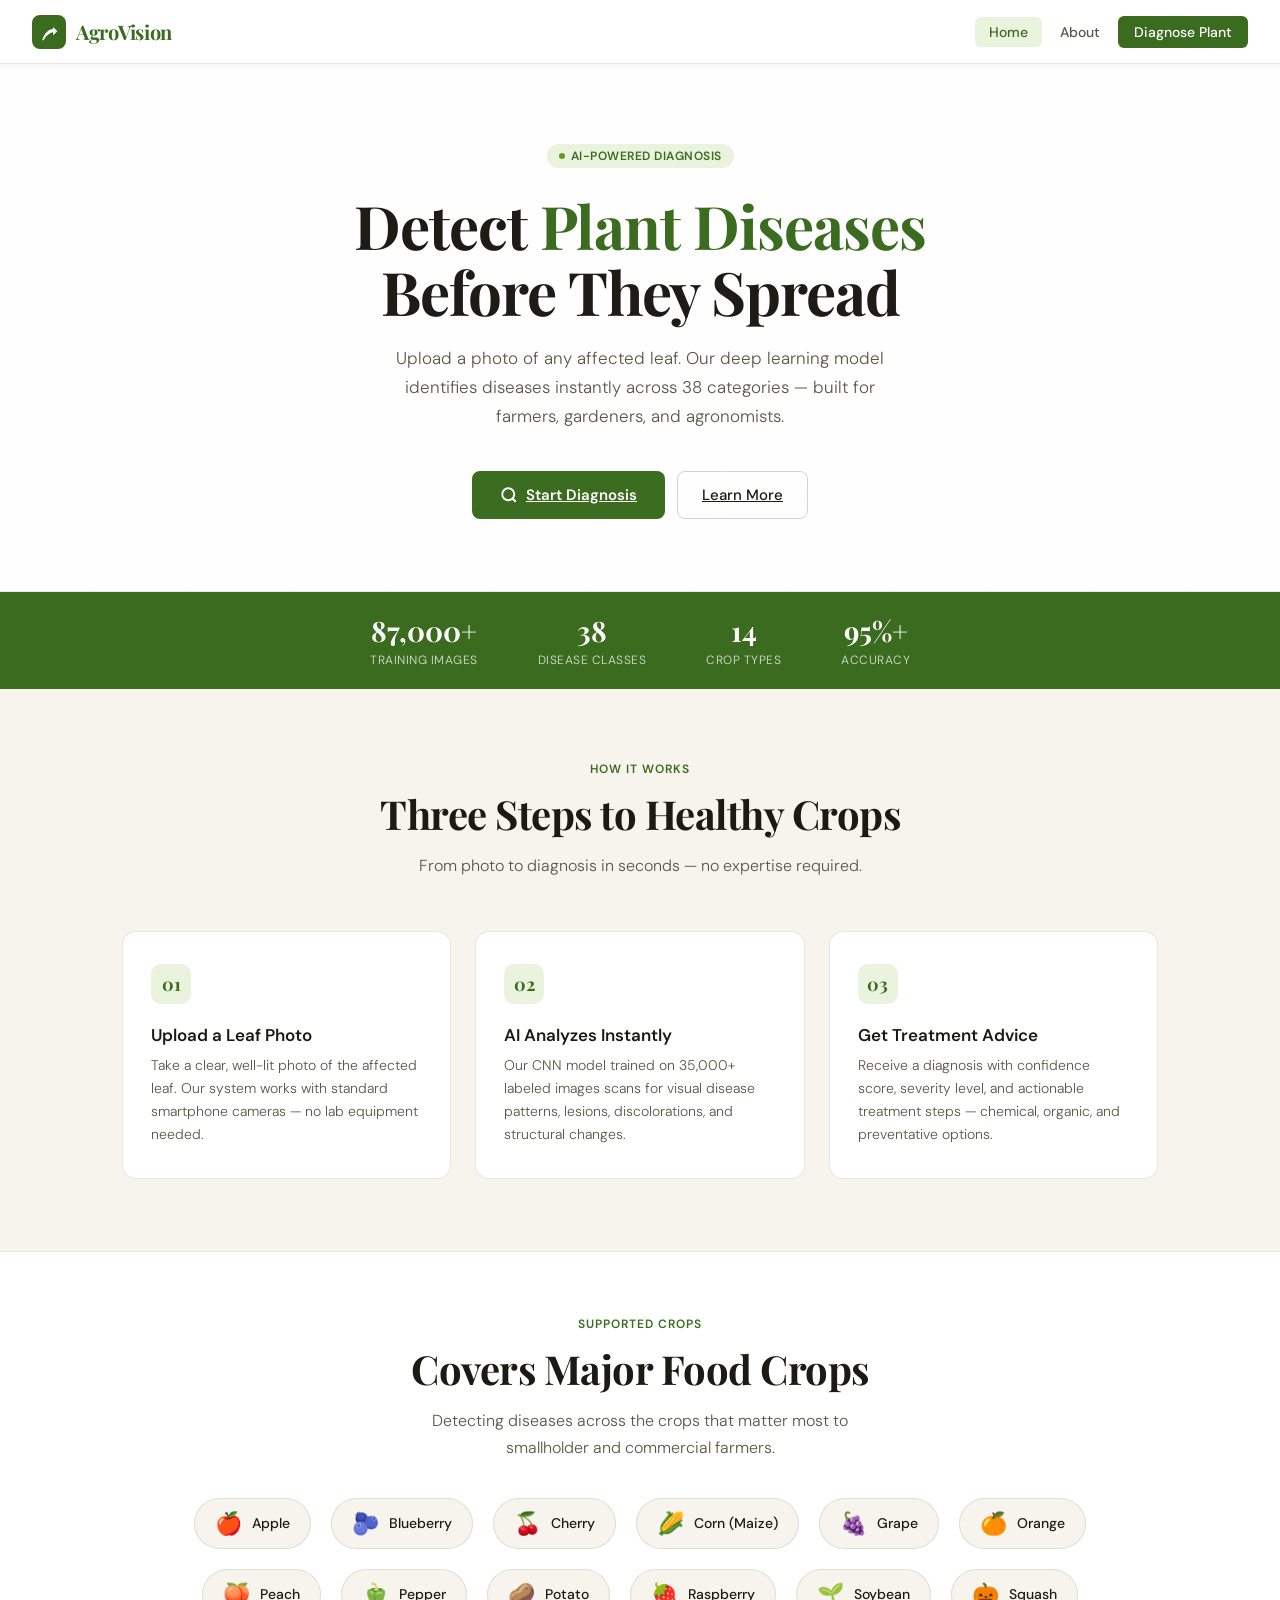
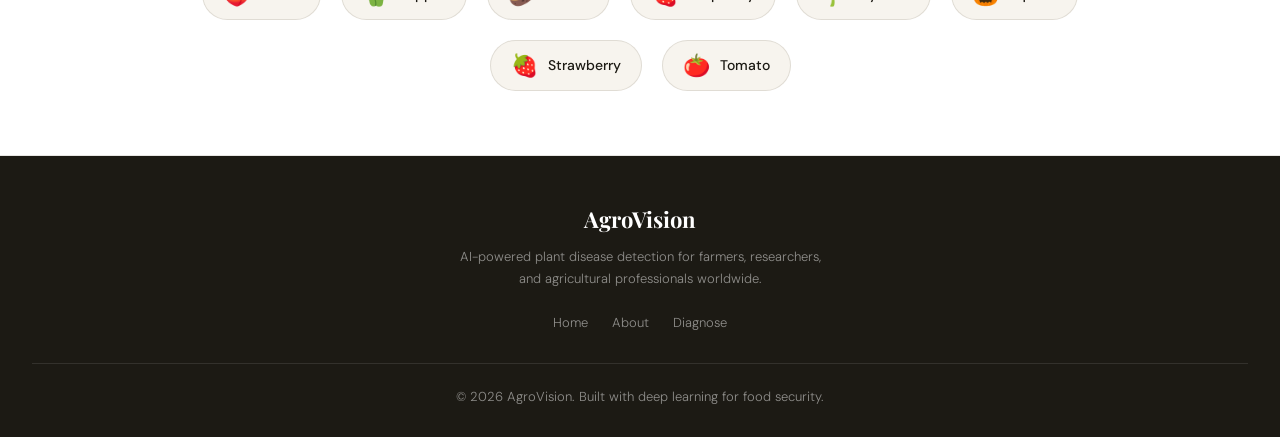
<file: index.html>
<!DOCTYPE html>
<html lang="en">
<head>
<meta charset="UTF-8">
<meta name="viewport" content="width=device-width, initial-scale=1.0">
<title>AgroVision — Plant Disease Detection</title>
<link rel="stylesheet" href="style.css">
<link href="https://fonts.googleapis.com/css2?family=Playfair+Display:wght@400;600;700&family=DM+Sans:wght@300;400;500;600&display=swap" rel="stylesheet">

</head>
<body>

<nav>
  <a class="nav-brand" href="index.html">
    <div class="nav-logo">
      <svg viewBox="0 0 24 24"><path d="M17 8C8 10 5.9 16.17 3.82 22H5.71C6.66 19.55 9.78 14.28 17 12v4l5-5-5-5V8Z"/></svg>
    </div>
    <span class="brand-name">AgroVision</span>
  </a>
  <button class="menu-toggle" onclick="toggleMenu()">☰</button>
  <ul class="nav-links">
      <li><a href="index.html" class="active">Home</a></li>
      <li><a href="about.html">About</a></li>
      <li><a href="diagnose.html" class="nav-cta">Diagnose Plant</a></li>
  </ul>
</nav>

<!-- ══════════════════ HOME PAGE ══════════════════ -->
<div>
  <section class="hero">
    <div class="hero-grain"></div>
    <div class="hero-badge">AI-Powered Diagnosis</div>
    <h1>Detect <em>Plant Diseases</em><br>Before They Spread</h1>
    <p>Upload a photo of any affected leaf. Our deep learning model identifies diseases instantly across 38 categories — built for farmers, gardeners, and agronomists.</p>
    <div class="hero-actions">
    <a href="diagnose.html" class="btn-primary">
<svg width="18" height="18" viewBox="0 0 24 24" fill="none" stroke="currentColor" stroke-width="2.5">
<circle cx="11" cy="11" r="8"></circle>
<path d="M21 21l-4.3-4.3"></path>
</svg>
Start Diagnosis
</a>

<a href="about.html" class="btn-secondary">
Learn More
</a>
    </div>
  </section>

  <div class="stats-bar">
    <div class="stat-item">
      <span class="stat-num">87,000+</span>
      <span class="stat-label">Training Images</span>
    </div>
    <div class="stat-item">
      <span class="stat-num">38</span>
      <span class="stat-label">Disease Classes</span>
    </div>
    <div class="stat-item">
      <span class="stat-num">14</span>
      <span class="stat-label">Crop Types</span>
    </div>
    <div class="stat-item">
      <span class="stat-num">95%+</span>
      <span class="stat-label">Accuracy</span>
    </div>
  </div>

  <div class="section">
    <div class="section-header">
      <div class="section-tag">How It Works</div>
      <h2>Three Steps to Healthy Crops</h2>
      <p>From photo to diagnosis in seconds — no expertise required.</p>
    </div>
    <div class="steps-grid">
      <div class="step-card">
        <div class="step-num">01</div>
        <h3>Upload a Leaf Photo</h3>
        <p>Take a clear, well-lit photo of the affected leaf. Our system works with standard smartphone cameras — no lab equipment needed.</p>
      </div>
      <div class="step-card">
        <div class="step-num">02</div>
        <h3>AI Analyzes Instantly</h3>
        <p>Our CNN model trained on 35,000+ labeled images scans for visual disease patterns, lesions, discolorations, and structural changes.</p>
      </div>
      <div class="step-card">
        <div class="step-num">03</div>
        <h3>Get Treatment Advice</h3>
        <p>Receive a diagnosis with confidence score, severity level, and actionable treatment steps — chemical, organic, and preventative options.</p>
      </div>
    </div>
  </div>

  <div class="crops-section">
    <div class="section-header" style="margin-bottom:36px">
      <div class="section-tag">Supported Crops</div>
      <h2>Covers Major Food Crops</h2>
      <p>Detecting diseases across the crops that matter most to smallholder and commercial farmers.</p>
  </div>
<div class="crops-grid">
  <div class="crop-chip"><span>🍎</span> Apple</div>
  <div class="crop-chip"><span>🫐</span> Blueberry</div>
  <div class="crop-chip"><span>🍒</span> Cherry</div>
  <div class="crop-chip"><span>🌽</span> Corn (Maize)</div>
  <div class="crop-chip"><span>🍇</span> Grape</div>
  <div class="crop-chip"><span>🍊</span> Orange</div>
  <div class="crop-chip"><span>🍑</span> Peach</div>
  <div class="crop-chip"><span>🫑</span> Pepper</div>
  <div class="crop-chip"><span>🥔</span> Potato</div>
  <div class="crop-chip"><span>🍓</span> Raspberry</div>
  <div class="crop-chip"><span>🌱</span> Soybean</div>
  <div class="crop-chip"><span>🎃</span> Squash</div>
  <div class="crop-chip"><span>🍓</span> Strawberry</div>
  <div class="crop-chip"><span>🍅</span> Tomato</div>
</div>
</div>

  <footer>
    <div class="footer-brand">AgroVision</div>
    <p>AI-powered plant disease detection for farmers, researchers,<br>and agricultural professionals worldwide.</p>
    <ul class="footer-links">
      <li><a href="index.html">Home</a></li>
      <li><a href="about.html">About</a></li>
      <li><a href="diagnose.html">Diagnose</a></li>  
    </ul>
    <div class="footer-bottom">© 2026 AgroVision. Built with deep learning for food security.</div>
  </footer>
</div>
 

<script src="script.js"></script>
</body>
</html>
</file>
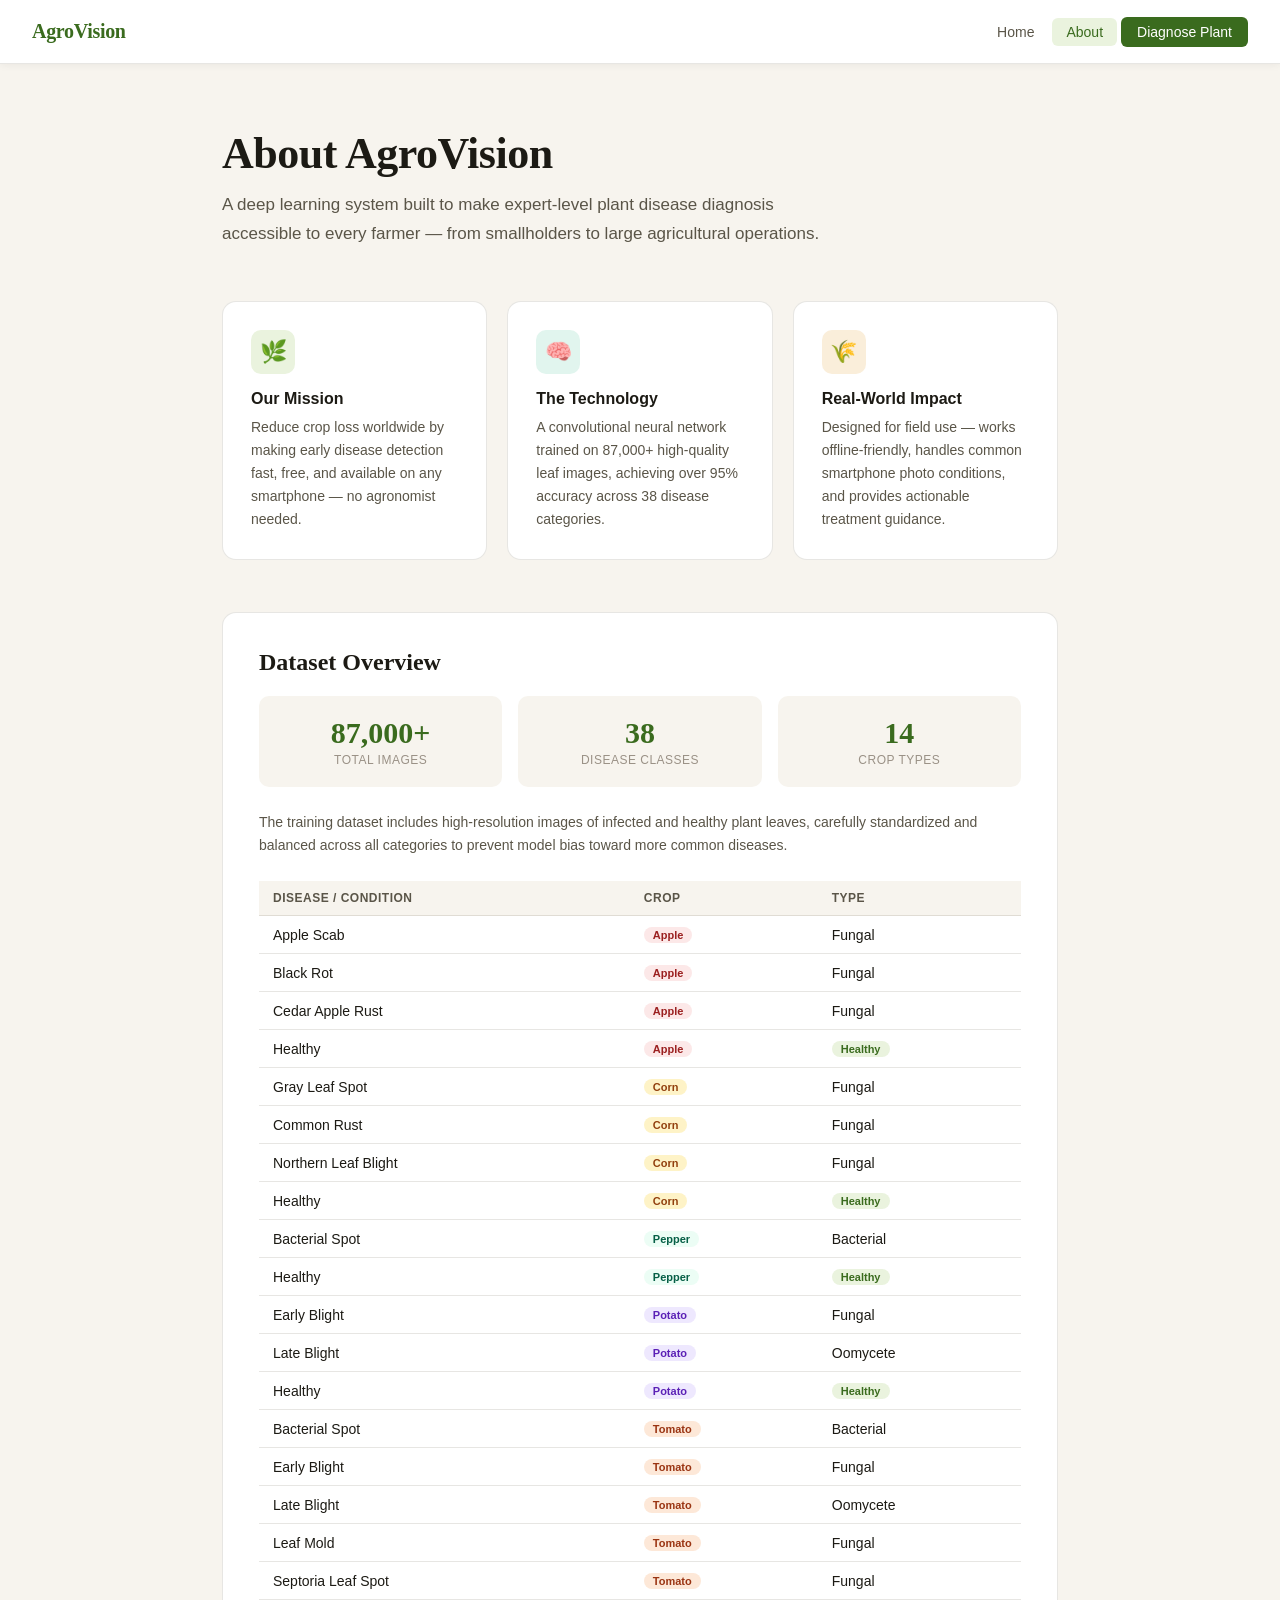
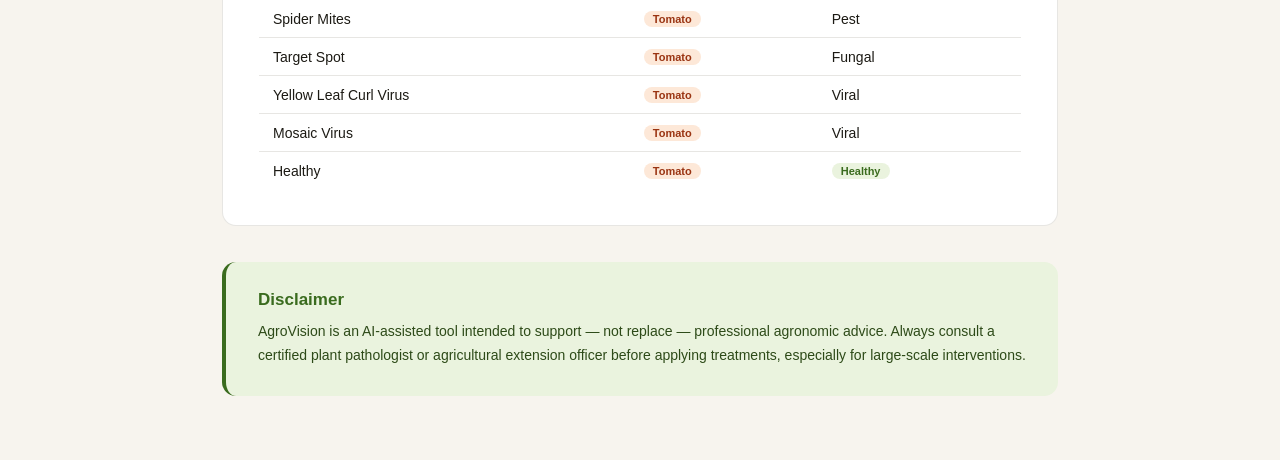
<file: about.html>
<!DOCTYPE html>
<html lang="en">
<head>
<meta charset="UTF-8">
<meta name="viewport" content="width=device-width, initial-scale=1.0">
<title>About - AgroVision</title>
<link rel="stylesheet" href="style.css">
</head>

<body>

<nav>
<a class="nav-brand" href="index.html">
<span class="brand-name">AgroVision</span>
</a>
<button class="menu-toggle" onclick="toggleMenu()">☰</button>
<ul class="nav-links">
<li><a href="index.html">Home</a></li>
<li><a href="about.html" class="active">About</a></li>
<li><a href="diagnose.html" class="nav-cta">Diagnose Plant</a></li>
</ul>
</nav>

<div class="about-layout">
    <h1>About AgroVision</h1>
    <p>A deep learning system built to make expert-level plant disease diagnosis accessible to every farmer — from smallholders to large agricultural operations.</p>

    <div class="about-grid">
      <div class="about-card">
        <div class="about-card-icon" style="background:var(--leaf-light)">🌿</div>
        <h3>Our Mission</h3>
        <p>Reduce crop loss worldwide by making early disease detection fast, free, and available on any smartphone — no agronomist needed.</p>
      </div>
      <div class="about-card">
        <div class="about-card-icon" style="background:var(--teal-light)">🧠</div>
        <h3>The Technology</h3>
        <p>A convolutional neural network trained on 87,000+ high-quality leaf images, achieving over 95% accuracy across 38 disease categories.</p>
      </div>
      <div class="about-card">
        <div class="about-card-icon" style="background:var(--amber-light)">🌾</div>
        <h3>Real-World Impact</h3>
        <p>Designed for field use — works offline-friendly, handles common smartphone photo conditions, and provides actionable treatment guidance.</p>
      </div>
    </div>

    <div class="dataset-section">
      <h2>Dataset Overview</h2>
      <div class="dataset-stats">
        <div class="ds-stat">
          <span class="ds-stat-num">87,000+</span>
          <span class="ds-stat-label">Total Images</span>
        </div>
        <div class="ds-stat">
          <span class="ds-stat-num">38</span>
          <span class="ds-stat-label">Disease Classes</span>
        </div>
        <div class="ds-stat">
          <span class="ds-stat-num">14</span>
          <span class="ds-stat-label">Crop Types</span>
        </div>
      </div>
      <p style="font-size:14px;color:var(--ink2);margin-bottom:24px;font-weight:300;line-height:1.65">The training dataset includes high-resolution images of infected and healthy plant leaves, carefully standardized and balanced across all categories to prevent model bias toward more common diseases.</p>

      <table class="diseases-table">
        <thead>
          <tr>
            <th>Disease / Condition</th>
            <th>Crop</th>
            <th>Type</th>
          </tr>
        </thead>
        <tbody>
          <tr><td>Apple Scab</td><td><span class="crop-tag tag-apple">Apple</span></td><td>Fungal</td></tr>
          <tr><td>Black Rot</td><td><span class="crop-tag tag-apple">Apple</span></td><td>Fungal</td></tr>
          <tr><td>Cedar Apple Rust</td><td><span class="crop-tag tag-apple">Apple</span></td><td>Fungal</td></tr>
          <tr><td>Healthy</td><td><span class="crop-tag tag-apple">Apple</span></td><td><span class="crop-tag tag-healthy">Healthy</span></td></tr>
          <tr><td>Gray Leaf Spot</td><td><span class="crop-tag tag-corn">Corn</span></td><td>Fungal</td></tr>
          <tr><td>Common Rust</td><td><span class="crop-tag tag-corn">Corn</span></td><td>Fungal</td></tr>
          <tr><td>Northern Leaf Blight</td><td><span class="crop-tag tag-corn">Corn</span></td><td>Fungal</td></tr>
          <tr><td>Healthy</td><td><span class="crop-tag tag-corn">Corn</span></td><td><span class="crop-tag tag-healthy">Healthy</span></td></tr>
          <tr><td>Bacterial Spot</td><td><span class="crop-tag tag-pepper">Pepper</span></td><td>Bacterial</td></tr>
          <tr><td>Healthy</td><td><span class="crop-tag tag-pepper">Pepper</span></td><td><span class="crop-tag tag-healthy">Healthy</span></td></tr>
          <tr><td>Early Blight</td><td><span class="crop-tag tag-potato">Potato</span></td><td>Fungal</td></tr>
          <tr><td>Late Blight</td><td><span class="crop-tag tag-potato">Potato</span></td><td>Oomycete</td></tr>
          <tr><td>Healthy</td><td><span class="crop-tag tag-potato">Potato</span></td><td><span class="crop-tag tag-healthy">Healthy</span></td></tr>
          <tr><td>Bacterial Spot</td><td><span class="crop-tag tag-tomato">Tomato</span></td><td>Bacterial</td></tr>
          <tr><td>Early Blight</td><td><span class="crop-tag tag-tomato">Tomato</span></td><td>Fungal</td></tr>
          <tr><td>Late Blight</td><td><span class="crop-tag tag-tomato">Tomato</span></td><td>Oomycete</td></tr>
          <tr><td>Leaf Mold</td><td><span class="crop-tag tag-tomato">Tomato</span></td><td>Fungal</td></tr>
          <tr><td>Septoria Leaf Spot</td><td><span class="crop-tag tag-tomato">Tomato</span></td><td>Fungal</td></tr>
          <tr><td>Spider Mites</td><td><span class="crop-tag tag-tomato">Tomato</span></td><td>Pest</td></tr>
          <tr><td>Target Spot</td><td><span class="crop-tag tag-tomato">Tomato</span></td><td>Fungal</td></tr>
          <tr><td>Yellow Leaf Curl Virus</td><td><span class="crop-tag tag-tomato">Tomato</span></td><td>Viral</td></tr>
          <tr><td>Mosaic Virus</td><td><span class="crop-tag tag-tomato">Tomato</span></td><td>Viral</td></tr>
          <tr><td>Healthy</td><td><span class="crop-tag tag-tomato">Tomato</span></td><td><span class="crop-tag tag-healthy">Healthy</span></td></tr>
        </tbody>
      </table>
    </div>

    <div style="background:var(--leaf-light);border-radius:var(--radius);padding:28px 32px;border-left:4px solid var(--leaf)">
      <h3 style="font-size:17px;font-weight:600;color:var(--leaf);margin-bottom:10px">Disclaimer</h3>
      <p style="font-size:14px;color:#2d4a18;line-height:1.7;font-weight:300">AgroVision is an AI-assisted tool intended to support — not replace — professional agronomic advice. Always consult a certified plant pathologist or agricultural extension officer before applying treatments, especially for large-scale interventions.</p>
    </div>
  </div>
</div>

<script src="script.js"></script>

</body>
</html>
</file>
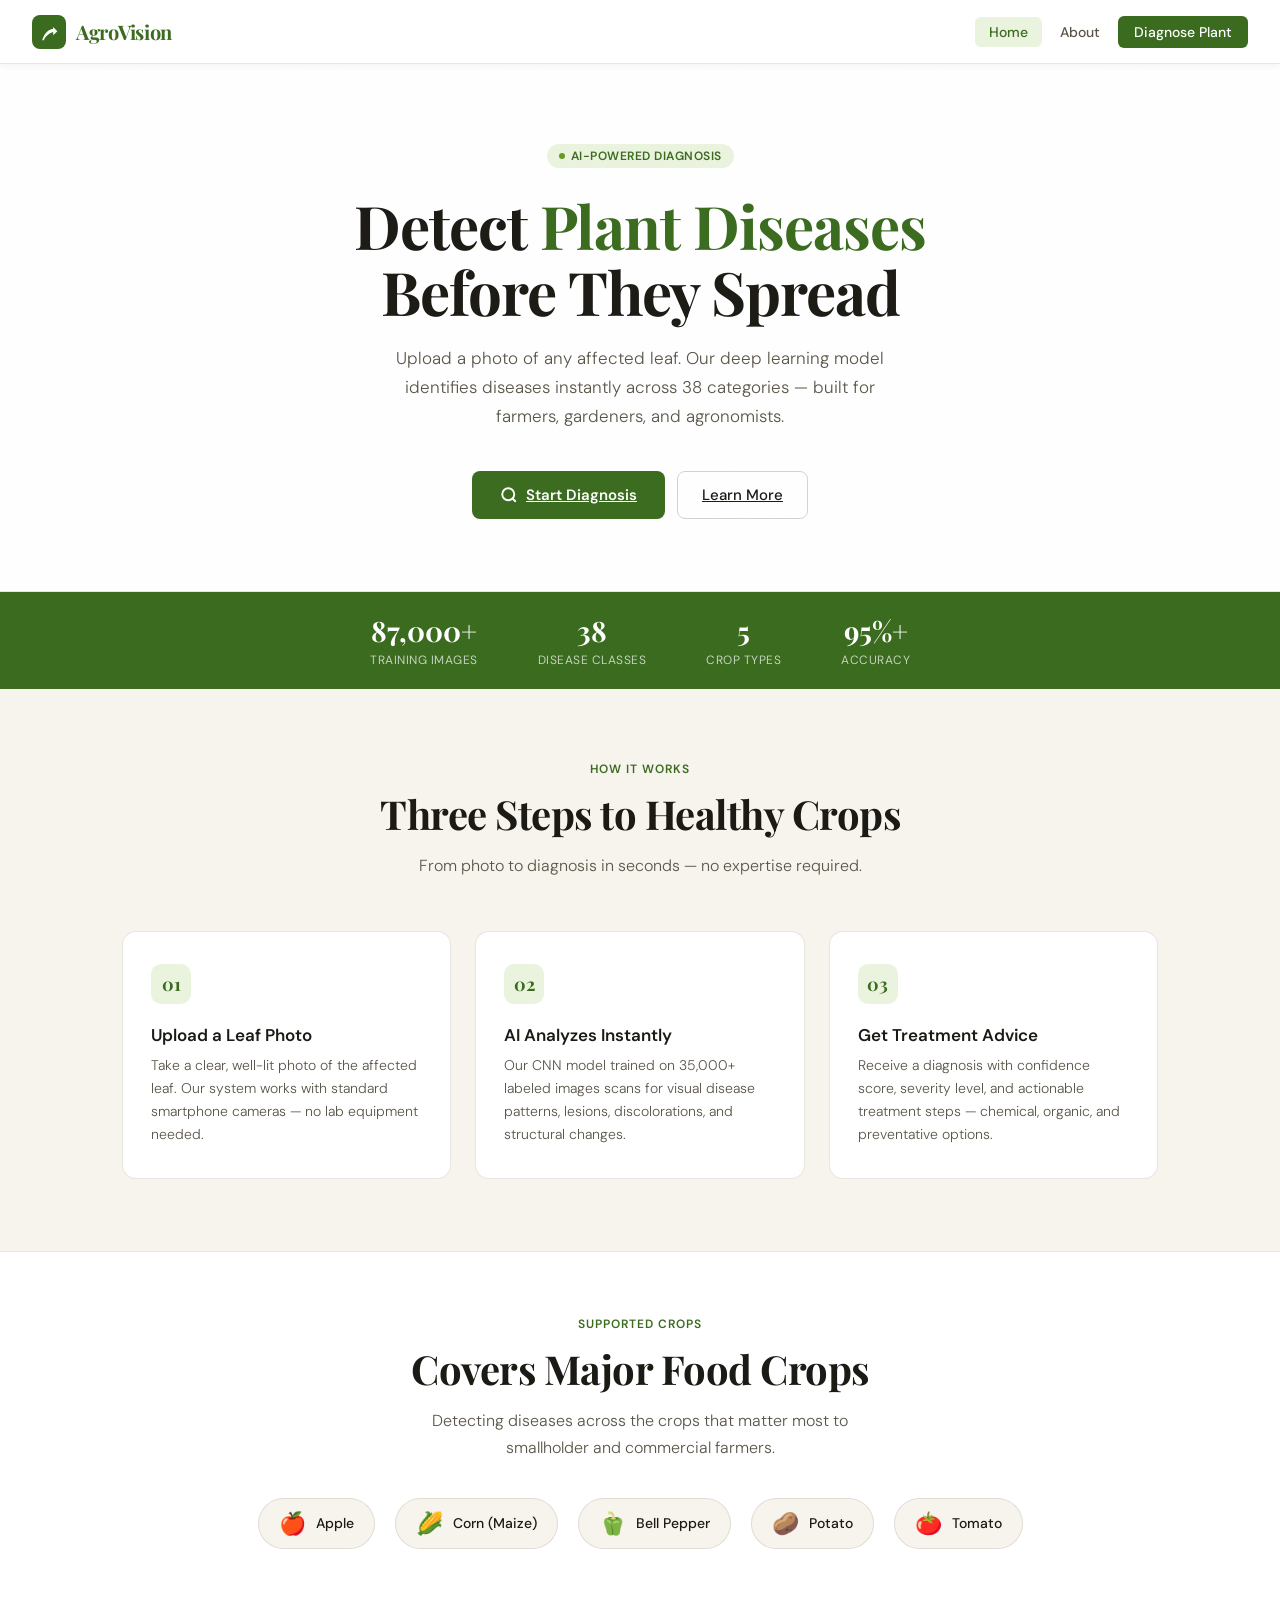
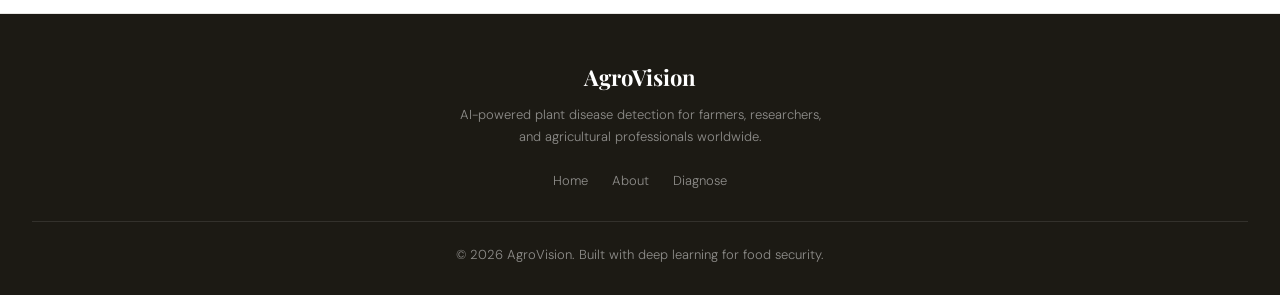
<file: home.html>
<!DOCTYPE html>
<html lang="en">
<head>
<meta charset="UTF-8">
<meta name="viewport" content="width=device-width, initial-scale=1.0">
<title>AgroVision — Plant Disease Detection</title>
<link rel="stylesheet" href="style.css">
<link href="https://fonts.googleapis.com/css2?family=Playfair+Display:wght@400;600;700&family=DM+Sans:wght@300;400;500;600&display=swap" rel="stylesheet">

</head>
<body>

<nav>
  <a class="nav-brand" href="index.html">
    <div class="nav-logo">
      <svg viewBox="0 0 24 24"><path d="M17 8C8 10 5.9 16.17 3.82 22H5.71C6.66 19.55 9.78 14.28 17 12v4l5-5-5-5V8Z"/></svg>
    </div>
    <span class="brand-name">AgroVision</span>
  </a>
  <button class="menu-toggle" onclick="toggleMenu()">☰</button>
  <ul class="nav-links">
      <li><a href="index.html" class="active">Home</a></li>
      <li><a href="about.html">About</a></li>
      <li><a href="diagnose.html" class="nav-cta">Diagnose Plant</a></li>
  </ul>
</nav>

<!-- ══════════════════ HOME PAGE ══════════════════ -->
<div>
  <section class="hero">
    <div class="hero-grain"></div>
    <div class="hero-badge">AI-Powered Diagnosis</div>
    <h1>Detect <em>Plant Diseases</em><br>Before They Spread</h1>
    <p>Upload a photo of any affected leaf. Our deep learning model identifies diseases instantly across 38 categories — built for farmers, gardeners, and agronomists.</p>
    <div class="hero-actions">
    <a href="diagnose.html" class="btn-primary">
<svg width="18" height="18" viewBox="0 0 24 24" fill="none" stroke="currentColor" stroke-width="2.5">
<circle cx="11" cy="11" r="8"></circle>
<path d="M21 21l-4.3-4.3"></path>
</svg>
Start Diagnosis
</a>

<a href="about.html" class="btn-secondary">
Learn More
</a>
    </div>
  </section>

  <div class="stats-bar">
    <div class="stat-item">
      <span class="stat-num">87,000+</span>
      <span class="stat-label">Training Images</span>
    </div>
    <div class="stat-item">
      <span class="stat-num">38</span>
      <span class="stat-label">Disease Classes</span>
    </div>
    <div class="stat-item">
      <span class="stat-num">5</span>
      <span class="stat-label">Crop Types</span>
    </div>
    <div class="stat-item">
      <span class="stat-num">95%+</span>
      <span class="stat-label">Accuracy</span>
    </div>
  </div>

  <div class="section">
    <div class="section-header">
      <div class="section-tag">How It Works</div>
      <h2>Three Steps to Healthy Crops</h2>
      <p>From photo to diagnosis in seconds — no expertise required.</p>
    </div>
    <div class="steps-grid">
      <div class="step-card">
        <div class="step-num">01</div>
        <h3>Upload a Leaf Photo</h3>
        <p>Take a clear, well-lit photo of the affected leaf. Our system works with standard smartphone cameras — no lab equipment needed.</p>
      </div>
      <div class="step-card">
        <div class="step-num">02</div>
        <h3>AI Analyzes Instantly</h3>
        <p>Our CNN model trained on 35,000+ labeled images scans for visual disease patterns, lesions, discolorations, and structural changes.</p>
      </div>
      <div class="step-card">
        <div class="step-num">03</div>
        <h3>Get Treatment Advice</h3>
        <p>Receive a diagnosis with confidence score, severity level, and actionable treatment steps — chemical, organic, and preventative options.</p>
      </div>
    </div>
  </div>

  <div class="crops-section">
    <div class="section-header" style="margin-bottom:36px">
      <div class="section-tag">Supported Crops</div>
      <h2>Covers Major Food Crops</h2>
      <p>Detecting diseases across the crops that matter most to smallholder and commercial farmers.</p>
    </div>
    <div class="crops-grid">
      <div class="crop-chip"><span>🍎</span> Apple</div>
      <div class="crop-chip"><span>🌽</span> Corn (Maize)</div>
      <div class="crop-chip"><span>🫑</span> Bell Pepper</div>
      <div class="crop-chip"><span>🥔</span> Potato</div>
      <div class="crop-chip"><span>🍅</span> Tomato</div>
    </div>
  </div>

  <footer>
    <div class="footer-brand">AgroVision</div>
    <p>AI-powered plant disease detection for farmers, researchers,<br>and agricultural professionals worldwide.</p>
    <ul class="footer-links">
      <li><a href="index.html">Home</a></li>
      <li><a href="about.html">About</a></li>
      <li><a href="diagnose.html">Diagnose</a></li>  
    </ul>
    <div class="footer-bottom">© 2026 AgroVision. Built with deep learning for food security.</div>
  </footer>
</div>
 

<script src="script.js"></script>
</body>
</html>
</file>
<file: style.css>
:root {
    --bg: #F7F4EE;
    --bg2: #EFEBE1;
    --card: #FFFFFF;
    --ink: #1C1A14;
    --ink2: #5A5548;
    --ink3: #9A9186;
    --leaf: #3A6B1E;
    --leaf-light: #EAF3DE;
    --leaf-mid: #639922;
    --amber: #BA7517;
    --amber-light: #FAEEDA;
    --red: #A32D2D;
    --red-light: #FCEBEB;
    --teal: #0F6E56;
    --teal-light: #E1F5EE;
    --border: rgba(60,50,30,0.12);
    --border-strong: rgba(60,50,30,0.22);
    --radius: 14px;
    --radius-sm: 8px;
    --shadow: 0 2px 16px rgba(30,25,10,0.08);
    --shadow-md: 0 6px 32px rgba(30,25,10,0.12);
  }

  * { box-sizing: border-box; margin: 0; padding: 0; }

  body {
    font-family: 'DM Sans', sans-serif;
    background: var(--bg);
    color: var(--ink);
    min-height: 100vh;
    font-size: 15px;
  }

  /* ── NAV ── */
  nav {
    background: var(--card);
    border-bottom: 1px solid var(--border);
    padding: 0 2rem;
    display: flex;
    align-items: center;
    justify-content: space-between;
    height: 64px;
    position: sticky;
    top: 0;
    z-index: 100;
    box-shadow: 0 1px 8px rgba(30,25,10,0.06);
  }

  .nav-brand {
    display: flex;
    align-items: center;
    gap: 10px;
    text-decoration: none;
  }

  .nav-logo {
    width: 34px;
    height: 34px;
    background: var(--leaf);
    border-radius: 8px;
    display: flex;
    align-items: center;
    justify-content: center;
  }

  .nav-logo svg { width: 20px; height: 20px; fill: #fff; }

  .brand-name {
    font-family: 'Playfair Display', serif;
    font-size: 20px;
    font-weight: 700;
    color: var(--leaf);
    letter-spacing: -0.3px;
  }

  .nav-links {
    display: flex;
    gap: 4px;
    list-style: none;
  }

  .nav-links a {
    text-decoration: none;
    color: var(--ink2);
    font-size: 14px;
    font-weight: 500;
    padding: 6px 14px;
    border-radius: 6px;
    transition: all 0.15s;
  }

  .nav-links a:hover { background: var(--bg); color: var(--ink); }
  .nav-links a.active { background: var(--leaf-light); color: var(--leaf); }

  .nav-cta {
    background: var(--leaf);
    color: #fff !important;
    border-radius: 7px;
    padding: 7px 16px !important;
  }

  .nav-cta.active{
background: var(--leaf);
color: #fff !important;
}

  .nav-cta:hover { background: #2d5518 !important; color: #fff !important; }

 

  /* ── HERO ── */
  .hero {
    background: var(--card);
    border-bottom: 1px solid var(--border);
    padding: 80px 2rem 72px;
    text-align: center;
    position: relative;
    overflow: hidden;
  }

  .hero-grain {
    position: absolute;
    inset: 0;
    background-image: url("data:image/svg+xml,%3Csvg viewBox='0 0 256 256' xmlns='http://www.w3.org/2000/svg'%3E%3Cfilter id='n'%3E%3CfeTurbulence type='fractalNoise' baseFrequency='0.9' numOctaves='4' stitchTiles='stitch'/%3E%3C/filter%3E%3Crect width='100%25' height='100%25' filter='url(%23n)' opacity='0.03'/%3E%3C/svg%3E");
    background-size: 200px;
    pointer-events: none;
    opacity: 0.5;
  }

  .hero-badge {
    display: inline-flex;
    align-items: center;
    gap: 6px;
    background: var(--leaf-light);
    color: var(--leaf);
    font-size: 12px;
    font-weight: 600;
    padding: 4px 12px;
    border-radius: 20px;
    margin-bottom: 24px;
    letter-spacing: 0.5px;
    text-transform: uppercase;
  }

  .hero-badge::before {
    content: '';
    width: 6px; height: 6px;
    background: var(--leaf-mid);
    border-radius: 50%;
    animation: pulse 2s infinite;
  }

  @keyframes pulse { 0%,100%{opacity:1;transform:scale(1)} 50%{opacity:0.5;transform:scale(0.8)} }

  .hero h1 {
    font-family: 'Playfair Display', serif;
    font-size: clamp(36px, 5vw, 60px);
    font-weight: 700;
    color: var(--ink);
    line-height: 1.1;
    margin-bottom: 20px;
    letter-spacing: -1px;
  }

  .hero h1 em {
    color: var(--leaf);
    font-style: normal;
  }

  .hero p {
    font-size: 17px;
    color: var(--ink2);
    max-width: 520px;
    margin: 0 auto 40px;
    line-height: 1.7;
    font-weight: 300;
  }

  .hero-actions {
    display: flex;
    gap: 12px;
    justify-content: center;
    flex-wrap: wrap;
  }

  .btn-primary {
    background: var(--leaf);
    color: #fff;
    border: none;
    padding: 14px 28px;
    border-radius: 8px;
    font-size: 15px;
    font-weight: 600;
    cursor: pointer;
    transition: all 0.2s;
    font-family: inherit;
    display: inline-flex;
    align-items: center;
    gap: 8px;
  }

  .btn-primary:hover { background: #2d5518; transform: translateY(-1px); box-shadow: 0 4px 16px rgba(58,107,30,0.3); }

  .btn-secondary {
    background: transparent;
    color: var(--ink);
    border: 1.5px solid var(--border-strong);
    padding: 13px 24px;
    border-radius: 8px;
    font-size: 15px;
    font-weight: 500;
    cursor: pointer;
    transition: all 0.2s;
    font-family: inherit;
  }

  .btn-secondary:hover { background: var(--bg); border-color: var(--ink3); }

  /* ── STATS BAR ── */
  .stats-bar {
    background: var(--leaf);
    color: #fff;
    padding: 20px 2rem;
    display: flex;
    justify-content: center;
    gap: 60px;
    flex-wrap: wrap;
  }

  .stat-item { text-align: center; }
  .stat-num { font-family: 'Playfair Display', serif; font-size: 28px; font-weight: 700; display: block; }
  .stat-label { font-size: 12px; opacity: 0.7; text-transform: uppercase; letter-spacing: 0.5px; margin-top: 2px; }

  /* ── HOW IT WORKS ── */
  .section {
    padding: 72px 2rem;
    max-width: 1100px;
    margin: 0 auto;
  }

  .section-header {
    text-align: center;
    margin-bottom: 52px;
  }

  .section-tag {
    font-size: 12px;
    font-weight: 600;
    color: var(--leaf);
    text-transform: uppercase;
    letter-spacing: 1px;
    margin-bottom: 10px;
  }

  .section-header h2 {
    font-family: 'Playfair Display', serif;
    font-size: clamp(28px, 4vw, 40px);
    font-weight: 700;
    color: var(--ink);
    letter-spacing: -0.5px;
    margin-bottom: 12px;
  }

  .section-header p {
    color: var(--ink2);
    font-size: 16px;
    font-weight: 300;
    max-width: 460px;
    margin: 0 auto;
    line-height: 1.7;
  }

  .steps-grid {
    display: grid;
    grid-template-columns: repeat(auto-fit, minmax(240px, 1fr));
    gap: 24px;
  }

  .step-card {
    background: var(--card);
    border: 1px solid var(--border);
    border-radius: var(--radius);
    padding: 32px 28px;
    position: relative;
    transition: transform 0.2s, box-shadow 0.2s;
  }

  .step-card:hover { transform: translateY(-3px); box-shadow: var(--shadow-md); }

  .step-num {
    width: 40px;
    height: 40px;
    background: var(--leaf-light);
    border-radius: 10px;
    display: flex;
    align-items: center;
    justify-content: center;
    font-family: 'Playfair Display', serif;
    font-size: 18px;
    font-weight: 700;
    color: var(--leaf);
    margin-bottom: 20px;
  }

  .step-icon {
    width: 48px;
    height: 48px;
    margin-bottom: 16px;
    color: var(--leaf);
  }

  .step-card h3 {
    font-size: 17px;
    font-weight: 600;
    color: var(--ink);
    margin-bottom: 8px;
  }

  .step-card p {
    font-size: 14px;
    color: var(--ink2);
    line-height: 1.65;
    font-weight: 300;
  }

  /* ── SUPPORTED CROPS ── */
  .crops-section {
    background: var(--card);
    padding: 64px 2rem;
    border-top: 1px solid var(--border);
    border-bottom: 1px solid var(--border);
  }

  .crops-grid {
    display: flex;
    justify-content: center;
    gap: 20px;
    flex-wrap: wrap;
    max-width: 900px;
    margin: 0 auto;
  }

  .crop-chip {
    display: flex;
    align-items: center;
    gap: 10px;
    background: var(--bg);
    border: 1.5px solid var(--border);
    border-radius: 40px;
    padding: 10px 20px;
    font-size: 14px;
    font-weight: 500;
    color: var(--ink);
    transition: all 0.2s;
    cursor: pointer;
  }

  .crop-chip:hover { background: var(--leaf-light); border-color: var(--leaf); color: var(--leaf); }
  .crop-chip span { font-size: 22px; }

  /* ── DIAGNOSE PAGE ── */
  .diagnose-layout {
    display: grid;
    grid-template-columns: 1fr 1fr;
    gap: 28px;
    max-width: 1080px;
    margin: 0 auto;
    padding: 48px 2rem;
  }

  @media (max-width: 768px) {
    .diagnose-layout { grid-template-columns: 1fr; }
    nav { padding: 0 1rem; }
    .stats-bar { gap: 32px; }
  }

  .upload-card {
    background: var(--card);
    border: 1px solid var(--border);
    border-radius: var(--radius);
    padding: 32px;
    box-shadow: var(--shadow);
  }

  .upload-card h2 {
    font-family: 'Playfair Display', serif;
    font-size: 22px;
    font-weight: 600;
    color: var(--ink);
    margin-bottom: 6px;
  }

  .upload-card > p {
    font-size: 14px;
    color: var(--ink2);
    margin-bottom: 28px;
    font-weight: 300;
  }

  .drop-zone {
    border: 2px dashed var(--border-strong);
    border-radius: 12px;
    padding: 48px 24px;
    text-align: center;
    cursor: pointer;
    transition: all 0.2s;
    background: var(--bg);
    position: relative;
  }

  .drop-zone:hover, .drop-zone.dragging {
    border-color: var(--leaf);
    background: var(--leaf-light);
  }

  .drop-zone-icon {
    width: 56px;
    height: 56px;
    background: var(--leaf-light);
    border-radius: 12px;
    display: flex;
    align-items: center;
    justify-content: center;
    margin: 0 auto 16px;
    color: var(--leaf);
  }

  .drop-zone-icon svg { width: 28px; height: 28px; }

  .drop-zone h3 {
    font-size: 16px;
    font-weight: 600;
    color: var(--ink);
    margin-bottom: 6px;
  }

  .drop-zone p {
    font-size: 13px;
    color: var(--ink3);
    font-weight: 300;
  }

  .drop-zone p strong { color: var(--leaf); font-weight: 600; }

  #fileInput { display: none; }

  .preview-area {
    display: none;
    margin-top: 20px;
    border-radius: 10px;
    overflow: hidden;
    position: relative;
  }

  .preview-area img {
    width: 100%;
    display: block;
    border-radius: 10px;
    max-height: 280px;
    object-fit: cover;
  }

  .preview-remove {
    position: absolute;
    top: 10px;
    right: 10px;
    background: rgba(0,0,0,0.6);
    color: #fff;
    border: none;
    border-radius: 6px;
    padding: 6px 10px;
    font-size: 12px;
    cursor: pointer;
    font-family: inherit;
  }

  .tips-list {
    margin-top: 24px;
    background: var(--amber-light);
    border-radius: 10px;
    padding: 16px 20px;
    border-left: 3px solid var(--amber);
  }

  .tips-list h4 {
    font-size: 13px;
    font-weight: 600;
    color: var(--amber);
    margin-bottom: 10px;
    text-transform: uppercase;
    letter-spacing: 0.5px;
  }

  .tips-list ul {
    list-style: none;
    display: flex;
    flex-direction: column;
    gap: 6px;
  }

  .tips-list li {
    font-size: 13px;
    color: #6B4F1A;
    font-weight: 400;
    display: flex;
    align-items: flex-start;
    gap: 8px;
  }

  .tips-list li::before {
    content: '✓';
    color: var(--amber);
    font-weight: 700;
    flex-shrink: 0;
    margin-top: 1px;
  }

  .analyze-btn {
    width: 100%;
    margin-top: 20px;
    background: var(--leaf);
    color: #fff;
    border: none;
    padding: 16px;
    border-radius: 10px;
    font-size: 16px;
    font-weight: 600;
    cursor: pointer;
    transition: all 0.2s;
    font-family: inherit;
    display: flex;
    align-items: center;
    justify-content: center;
    gap: 10px;
  }

  .analyze-btn:hover:not(:disabled) { background: #2d5518; }
  .analyze-btn:disabled { opacity: 0.45; cursor: not-allowed; }

  /* ── RESULTS PANEL ── */
  .results-card {
    background: var(--card);
    border: 1px solid var(--border);
    border-radius: var(--radius);
    padding: 32px;
    box-shadow: var(--shadow);
    display: flex;
    flex-direction: column;
    gap: 24px;
  }

  .results-placeholder {
    display: flex;
    flex-direction: column;
    align-items: center;
    justify-content: center;
    min-height: 380px;
    text-align: center;
    color: var(--ink3);
  }

  .results-placeholder svg { width: 60px; height: 60px; opacity: 0.3; margin-bottom: 16px; }
  .results-placeholder h3 { font-size: 16px; font-weight: 500; margin-bottom: 6px; color: var(--ink2); }
  .results-placeholder p { font-size: 13px; font-weight: 300; }

  .loading-state {
    display: none;
    flex-direction: column;
    align-items: center;
    justify-content: center;
    min-height: 380px;
    gap: 20px;
  }

  .spinner {
    width: 52px;
    height: 52px;
    border: 3px solid var(--border);
    border-top-color: var(--leaf);
    border-radius: 50%;
    animation: spin 0.9s linear infinite;
  }

  @keyframes spin { to { transform: rotate(360deg); } }

  .loading-text { font-size: 15px; color: var(--ink2); font-weight: 400; }
  .loading-sub { font-size: 13px; color: var(--ink3); font-weight: 300; }

  .result-content { display: none; }

  /* Disease result cards */
  .disease-header {
    display: flex;
    align-items: flex-start;
    gap: 16px;
    padding-bottom: 20px;
    border-bottom: 1px solid var(--border);
  }

  .disease-icon {
    width: 52px;
    height: 52px;
    border-radius: 12px;
    display: flex;
    align-items: center;
    justify-content: center;
    flex-shrink: 0;
    font-size: 24px;
  }

  .severity-high .disease-icon { background: var(--red-light); }
  .severity-medium .disease-icon { background: var(--amber-light); }
  .severity-low .disease-icon { background: var(--leaf-light); }

  .disease-title h3 {
    font-family: 'Playfair Display', serif;
    font-size: 20px;
    font-weight: 600;
    color: var(--ink);
    margin-bottom: 6px;
  }

  .severity-badge {
    display: inline-flex;
    align-items: center;
    gap: 5px;
    padding: 3px 10px;
    border-radius: 20px;
    font-size: 11px;
    font-weight: 600;
    text-transform: uppercase;
    letter-spacing: 0.5px;
  }

  .badge-red { background: var(--red-light); color: var(--red); }
  .badge-amber { background: var(--amber-light); color: var(--amber); }
  .badge-green { background: var(--leaf-light); color: var(--leaf); }

  /* Confidence meter */
  .confidence-section label {
    font-size: 12px;
    font-weight: 600;
    color: var(--ink3);
    text-transform: uppercase;
    letter-spacing: 0.5px;
    display: flex;
    justify-content: space-between;
    margin-bottom: 8px;
  }

  .confidence-section label span {
    font-size: 15px;
    font-weight: 700;
    color: var(--leaf);
    text-transform: none;
    letter-spacing: 0;
  }

  .confidence-bar {
    height: 8px;
    background: var(--bg2);
    border-radius: 10px;
    overflow: hidden;
  }

  .confidence-fill {
    height: 100%;
    background: var(--leaf);
    border-radius: 10px;
    transition: width 0.8s cubic-bezier(0.4,0,0.2,1);
  }

  /* Top predictions */
  .predictions-list {
    display: flex;
    flex-direction: column;
    gap: 10px;
  }

  .prediction-item {
    display: flex;
    align-items: center;
    gap: 12px;
  }

  .prediction-label {
    font-size: 13px;
    color: var(--ink2);
    width: 180px;
    flex-shrink: 0;
    font-weight: 400;
  }

  .prediction-bar-wrap {
    flex: 1;
    height: 6px;
    background: var(--bg2);
    border-radius: 10px;
    overflow: hidden;
  }

  .prediction-bar { height: 100%; border-radius: 10px; background: var(--border-strong); }
  .prediction-bar.top { background: var(--leaf); }

  .prediction-pct {
    font-size: 12px;
    font-weight: 600;
    color: var(--ink3);
    min-width: 36px;
    text-align: right;
  }

  /* Treatment section */
  .treatment-tabs {
    display: flex;
    gap: 4px;
    border-bottom: 1px solid var(--border);
    padding-bottom: 0;
    margin-bottom: 16px;
  }

  .tab-btn {
    padding: 8px 16px;
    border: none;
    background: none;
    font-family: inherit;
    font-size: 13px;
    font-weight: 500;
    color: var(--ink3);
    cursor: pointer;
    border-bottom: 2px solid transparent;
    margin-bottom: -1px;
    transition: all 0.15s;
  }

  .tab-btn.active { color: var(--leaf); border-bottom-color: var(--leaf); }
  .tab-btn:hover { color: var(--ink); }

  .tab-panel { display: none; }
  .tab-panel.active { display: block; }

  .treatment-item {
    display: flex;
    gap: 12px;
    padding: 12px 0;
    border-bottom: 1px solid var(--border);
  }

  .treatment-item:last-child { border-bottom: none; }

  .treatment-num {
    width: 24px;
    height: 24px;
    background: var(--leaf-light);
    color: var(--leaf);
    border-radius: 50%;
    display: flex;
    align-items: center;
    justify-content: center;
    font-size: 12px;
    font-weight: 700;
    flex-shrink: 0;
    margin-top: 1px;
  }

  .treatment-item p {
    font-size: 13px;
    color: var(--ink2);
    line-height: 1.6;
    font-weight: 300;
  }

  .treatment-item strong { color: var(--ink); font-weight: 500; }

  /* Action buttons */
  .result-actions {
    display: flex;
    gap: 10px;
  }

  .action-btn {
    flex: 1;
    padding: 11px;
    border-radius: 8px;
    font-family: inherit;
    font-size: 13px;
    font-weight: 600;
    cursor: pointer;
    transition: all 0.15s;
    display: flex;
    align-items: center;
    justify-content: center;
    gap: 6px;
  }

  .action-btn-primary { background: var(--leaf); color: #fff; border: none; }
  .action-btn-primary:hover { background: #2d5518; }
  .action-btn-outline { background: transparent; color: var(--ink2); border: 1.5px solid var(--border-strong); }
  .action-btn-outline:hover { background: var(--bg); color: var(--ink); }

  /* ── ABOUT PAGE ── */
  .about-layout {
    max-width: 900px;
    margin: 0 auto;
    padding: 64px 2rem;
  }

  .about-layout h1 {
    font-family: 'Playfair Display', serif;
    font-size: clamp(28px, 4vw, 44px);
    font-weight: 700;
    color: var(--ink);
    margin-bottom: 12px;
    letter-spacing: -0.5px;
  }

  .about-layout > p {
    font-size: 17px;
    color: var(--ink2);
    margin-bottom: 52px;
    font-weight: 300;
    line-height: 1.7;
    max-width: 600px;
  }

  .about-grid {
    display: grid;
    grid-template-columns: repeat(auto-fit, minmax(240px, 1fr));
    gap: 20px;
    margin-bottom: 52px;
  }

  .about-card {
    background: var(--card);
    border: 1px solid var(--border);
    border-radius: var(--radius);
    padding: 28px;
  }

  .about-card-icon {
    width: 44px;
    height: 44px;
    border-radius: 10px;
    margin-bottom: 16px;
    display: flex;
    align-items: center;
    justify-content: center;
    font-size: 22px;
  }

  .about-card h3 {
    font-size: 16px;
    font-weight: 600;
    color: var(--ink);
    margin-bottom: 8px;
  }

  .about-card p {
    font-size: 14px;
    color: var(--ink2);
    line-height: 1.65;
    font-weight: 300;
  }

  .dataset-section {
    background: var(--card);
    border: 1px solid var(--border);
    border-radius: var(--radius);
    padding: 36px;
    margin-bottom: 36px;
  }

  .dataset-section h2 {
    font-family: 'Playfair Display', serif;
    font-size: 24px;
    font-weight: 600;
    color: var(--ink);
    margin-bottom: 20px;
  }

  .dataset-stats {
    display: grid;
    grid-template-columns: repeat(3, 1fr);
    gap: 16px;
    margin-bottom: 24px;
  }

  .ds-stat {
    background: var(--bg);
    border-radius: 10px;
    padding: 20px;
    text-align: center;
  }

  .ds-stat-num {
    font-family: 'Playfair Display', serif;
    font-size: 30px;
    font-weight: 700;
    color: var(--leaf);
    display: block;
  }

  .ds-stat-label {
    font-size: 12px;
    color: var(--ink3);
    text-transform: uppercase;
    letter-spacing: 0.5px;
    margin-top: 4px;
    font-weight: 400;
  }

  .diseases-table {
    width: 100%;
    border-collapse: collapse;
    font-size: 14px;
  }

  .diseases-table th {
    text-align: left;
    padding: 10px 14px;
    background: var(--bg);
    color: var(--ink2);
    font-size: 12px;
    font-weight: 600;
    text-transform: uppercase;
    letter-spacing: 0.5px;
    border-bottom: 1px solid var(--border);
  }

  .diseases-table td {
    padding: 10px 14px;
    border-bottom: 1px solid var(--border);
    color: var(--ink);
  }

  .diseases-table tr:last-child td { border-bottom: none; }
  .diseases-table tr:hover td { background: var(--bg); }

  .crop-tag {
    display: inline-block;
    padding: 2px 9px;
    border-radius: 20px;
    font-size: 11px;
    font-weight: 600;
  }

  .tag-apple { background: #FCE8E8; color: #9B2020; }
  .tag-corn { background: #FEF3C7; color: #92400E; }
  .tag-tomato { background: #FDE8D8; color: #9A3412; }
  .tag-potato { background: #EEE8FE; color: #5B21B6; }
  .tag-pepper { background: #ECFDF5; color: #065F46; }
  .tag-healthy { background: var(--leaf-light); color: var(--leaf); }

  /* ── FOOTER ── */
  footer {
    background: var(--ink);
    color: rgba(255,255,255,0.5);
    padding: 48px 2rem 32px;
    text-align: center;
    font-size: 13px;
    font-weight: 300;
  }

  footer .footer-brand {
    font-family: 'Playfair Display', serif;
    font-size: 22px;
    font-weight: 700;
    color: #fff;
    margin-bottom: 12px;
  }

  footer p { line-height: 1.7; margin-bottom: 24px; }

  footer .footer-links {
    display: flex;
    justify-content: center;
    gap: 24px;
    list-style: none;
    margin-bottom: 32px;
  }

  footer .footer-links a { color: rgba(255,255,255,0.5); text-decoration: none; transition: color 0.15s; }
  footer .footer-links a:hover { color: #fff; }

  footer .footer-bottom { border-top: 1px solid rgba(255,255,255,0.1); padding-top: 24px; }

  /* Responsive */
  @media (max-width: 600px) {
    .dataset-stats { grid-template-columns: 1fr 1fr; }
    .hero h1 { letter-spacing: -0.5px; }
    .stats-bar { padding: 20px 1rem; gap: 20px; }
    .stat-num { font-size: 22px; }
  }

/* ===== MOBILE NAVBAR FIX ===== */
@media (max-width: 768px) {

  nav {
    height: auto;
    padding: 10px 12px;
    flex-wrap: wrap;
    gap: 8px;
  }

  .nav-brand {
    flex: 1;
  }

  .nav-links {
    width: 100%;
    justify-content: space-between;
    gap: 6px;
  }

  .nav-links li {
    flex: 1;
  }

  .nav-links a {
    display: block;
    text-align: center;
    font-size: 13px;
    padding: 8px 6px;
    white-space: nowrap;
  }

  .nav-cta {
    white-space: nowrap;
  }

  .brand-name {
    font-size: 18px;
  }
}


.menu-toggle{
display:none;
font-size:22px;
background:none;
border:none;
cursor:pointer;
}

@media (max-width:768px){

.menu-toggle{
display:block;
}

.nav-links{
display:none;
flex-direction:column;
position:absolute;
top:60px;
right:10px;
background:white;
padding:10px;
border-radius:8px;
box-shadow:0 5px 20px rgba(0,0,0,0.1);
}

.nav-links.show{
display:flex;
}
}
</file>
